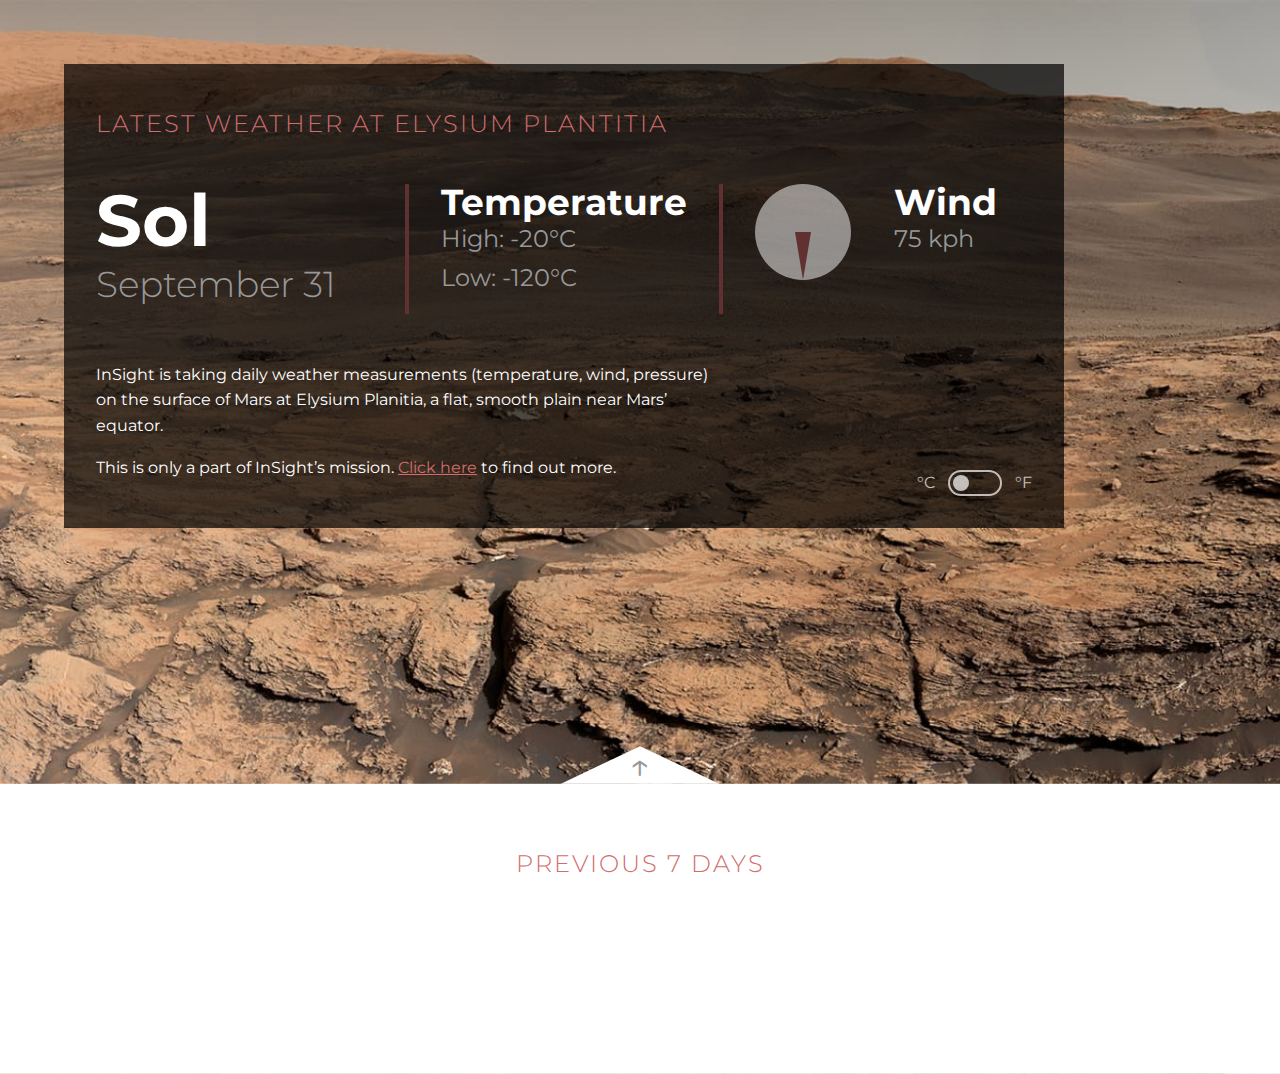
<file: Mars-Weather-App/index.html>
<!DOCTYPE html>
<html lang="en">
<head>
  
  <!--  Meta  -->
  <meta charset="UTF-8" />
  <title>Mars weather</title>
  
  <!-- Google fonts   -->
  <link href="https://fonts.googleapis.com/css?family=Montserrat:300,400,500,700&display=swap" rel="stylesheet">

  <!--  Styles  -->
  <link rel="stylesheet" href="css/main.css">

  <!-- Scripts -->
  <script src="scripts/index.js" defer></script>
</head>
<body>
   
   <main class="mars-current-weather">
     <h1 class="main-title">Latest weather at Elysium Plantitia</h1>

     <div class="date">
       <h2 class="section-title section-title--date">Sol 
        <span style="font-size: 15px;" id=data-current-verse></span>
       </h2>
       <p class="date__day">September 31</p>
     </div>

     <div class="temp">
       <h2 class="section-title">Temperature</h2>
       <p class="reading">High: -20°C</p>
       <p class="reading">Low: -120°C</p>
     </div>

     <div class="wind">
       <h2 class="section-title">Wind</h2>
       <p class="reading">75 kph</p>

       <div class="wind__direction">
         <p class="sr-only">45deg</p>

         <!-- update --direction custom prop
              to change arrow direction -->
         <div class="wind__arrow"></div>
       </div>
     </div> 

     <div class="info">
      <p>InSight is taking daily weather measurements (temperature, wind, pressure) on the surface of Mars at Elysium Planitia, a flat, smooth plain near Mars’ equator.</p>
      <p>This is only a part of InSight’s mission. <a href="https://mars.nasa.gov/insight/mission/overview/">Click here</a> to find out more.</p>
     </div>

     <div class="unit">
       <label for="cel">°C</label>
       <input type="radio" id="cel" name="unit" checked>
       <!-- when unit__toggle is clicked
            checkbox needs to change -->
       <button class="unit__toggle"></button>
       <label for="fah">°F</label>
       <input type="radio" id="fah" name="unit">
     </div> 

   </main>

   <div class="previous-weather">
     <!-- When clicked, toggle '.show-weather'
     to .previous-weather div -->
     <button for="weather-toggle" class="show-previous-weather"><span>&#8593;</span> <span class="sr-only">Show previous weather</span></button>

     <h2 class="main-title previous-weather__title">Previous 7 days</h2> 

     <div class="previous-days">
       <div class="previous-day">
         <h3 class="previous-day__sol"> Sol 371</h3>
         <p class="previous-day__date">Septermber 31</p>
         <p class="previous-day__temp">High: -20°C</p>
         <p class="previous-day__temp">Low: -120°C</p>
         <button class="previous-day__more-info">more info</button>
        </div>
        <div class="previous-day">
          <h3 class="previous-day__sol"> Sol 371</h3>
          <p class="previous-day__date">Septermber 31</p>
          <p class="previous-day__temp">High: -20°C</p>
          <p class="previous-day__temp">Low: -120°C</p>
          <button class="previous-day__more-info">more info</button>
         </div>
         <div class="previous-day">
          <h3 class="previous-day__sol"> Sol 371</h3>
          <p class="previous-day__date">Septermber 31</p>
          <p class="previous-day__temp">High: -20°C</p>
          <p class="previous-day__temp">Low: -120°C</p>
          <button class="previous-day__more-info">more info</button>
         </div>
         <div class="previous-day">
          <h3 class="previous-day__sol"> Sol 371</h3>
          <p class="previous-day__date">Septermber 31</p>
          <p class="previous-day__temp">High: -20°C</p>
          <p class="previous-day__temp">Low: -120°C</p>
          <button class="previous-day__more-info">more info</button>
         </div>
         <div class="previous-day">
          <h3 class="previous-day__sol"> Sol 371</h3>
          <p class="previous-day__date">Septermber 31</p>
          <p class="previous-day__temp">High: -20°C</p>
          <p class="previous-day__temp">Low: -120°C</p>
          <button class="previous-day__more-info">more info</button>
         </div>
         <div class="previous-day">
          <h3 class="previous-day__sol"> Sol 371</h3>
          <p class="previous-day__date">Septermber 31</p>
          <p class="previous-day__temp">High: -20°C</p>
          <p class="previous-day__temp">Low: -120°C</p>
          <button class="previous-day__more-info">more info</button>
         </div>
         <div class="previous-day">
          <h3 class="previous-day__sol"> Sol 371</h3>
          <p class="previous-day__date">Septermber 31</p>
          <p class="previous-day__temp">High: -20°C</p>
          <p class="previous-day__temp">Low: -120°C</p>
          <button class="previous-day__more-info">more info</button>
         </div>
     </div>
   </div>

  
</body>
</html>
</file>
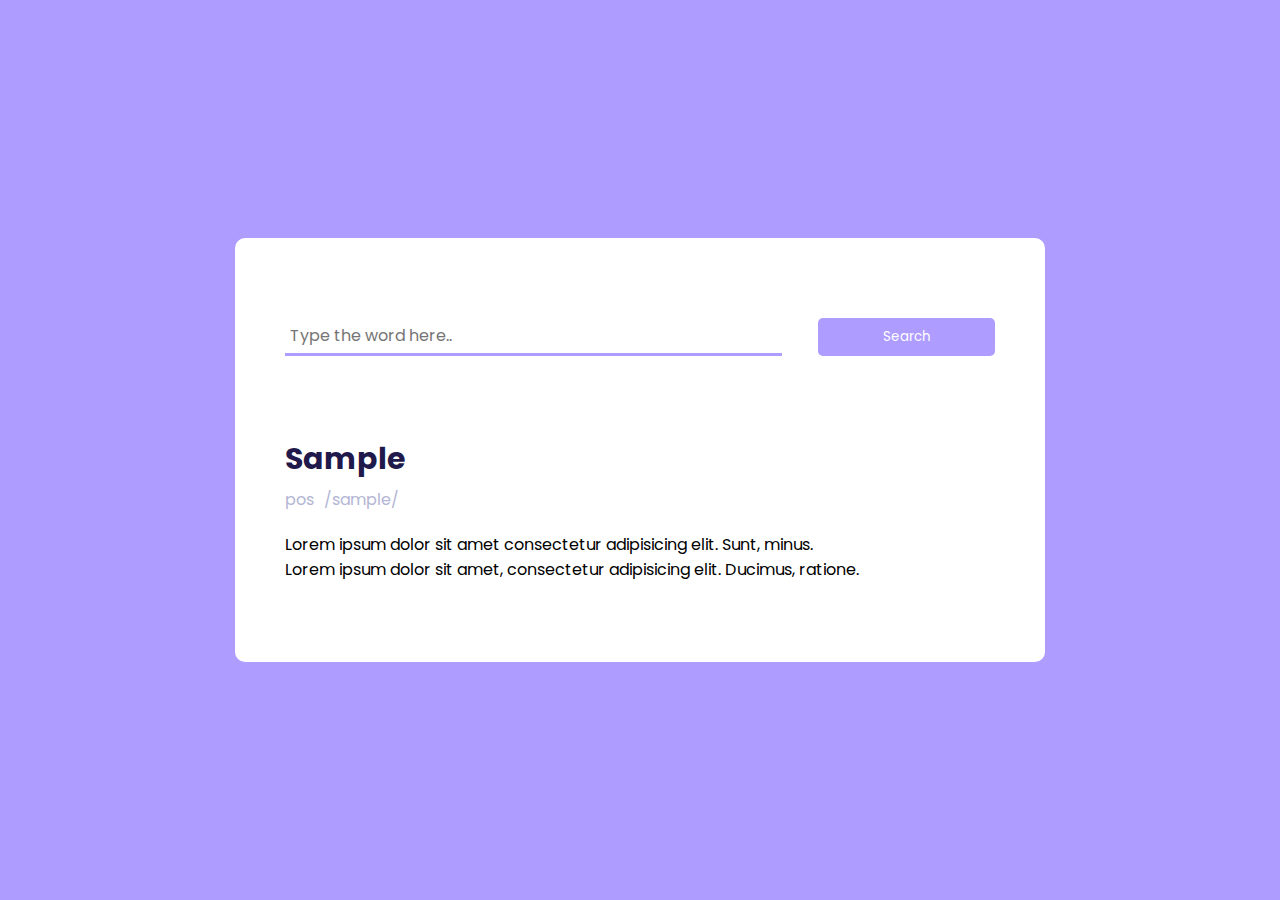
<file: Quran_Search/index.html>
<!DOCTYPE html>
<html lang="en">
<head>
    <meta charset="UTF-8">
    <meta http-equiv="X-UA-Compatible" content="IE=edge">
    <meta name="viewport" content="width=device-width, initial-scale=1.0">
    <link rel="stylesheet" href="https://cdnjs.cloudflare.com/ajax/libs/font-awesome/6.5.2/css/all.min.css" integrity="sha512-SnH5WK+bZxgPHs44uWIX+LLJAJ9/2PkPKZ5QiAj6Ta86w+fsb2TkcmfRyVX3pBnMFcV7oQPJkl9QevSCWr3W6A==" crossorigin="anonymous" referrerpolicy="no-referrer" />
    <link rel="preconnect" href="https://fonts.googleapis.com">
<link rel="preconnect" href="https://fonts.gstatic.com" crossorigin>
<link href="https://fonts.googleapis.com/css2?family=Poppins:ital,wght@0,100;0,200;0,300;0,400;0,500;0,600;0,700;0,800;0,900;1,100;1,200;1,300;1,400;1,500;1,600;1,700;1,800;1,900&display=swap" rel="stylesheet">
    <link rel="stylesheet" href="/Quran_Search/style.css">
    
    <title>Document</title>
</head>
<body>
    <div class="container">
        <div class="search-box">
            <input type="text" placeholder="Type the word here.." id="inp-word" />
            <button id="search-btn">Search</button>
        </div>
        <div class="result">
            <div class="word">
                <h3>Sample</h3>
                <button><i class="fa-solid fa-volume-high"></i></button>
            </div>
            <div class="details">
                <p>pos</p>
                <p>/sample/</p>
            </div>
            <p class="word-meaning">
                Lorem ipsum dolor sit amet consectetur adipisicing elit. Sunt, minus.
            </p>
            <p class="word-example">Lorem ipsum dolor sit amet, consectetur adipisicing elit. Ducimus, ratione.</p>
        </div>

    </div>    

<script src="/Quran_Search/script.js"></script>
</body>
</html>
</file>
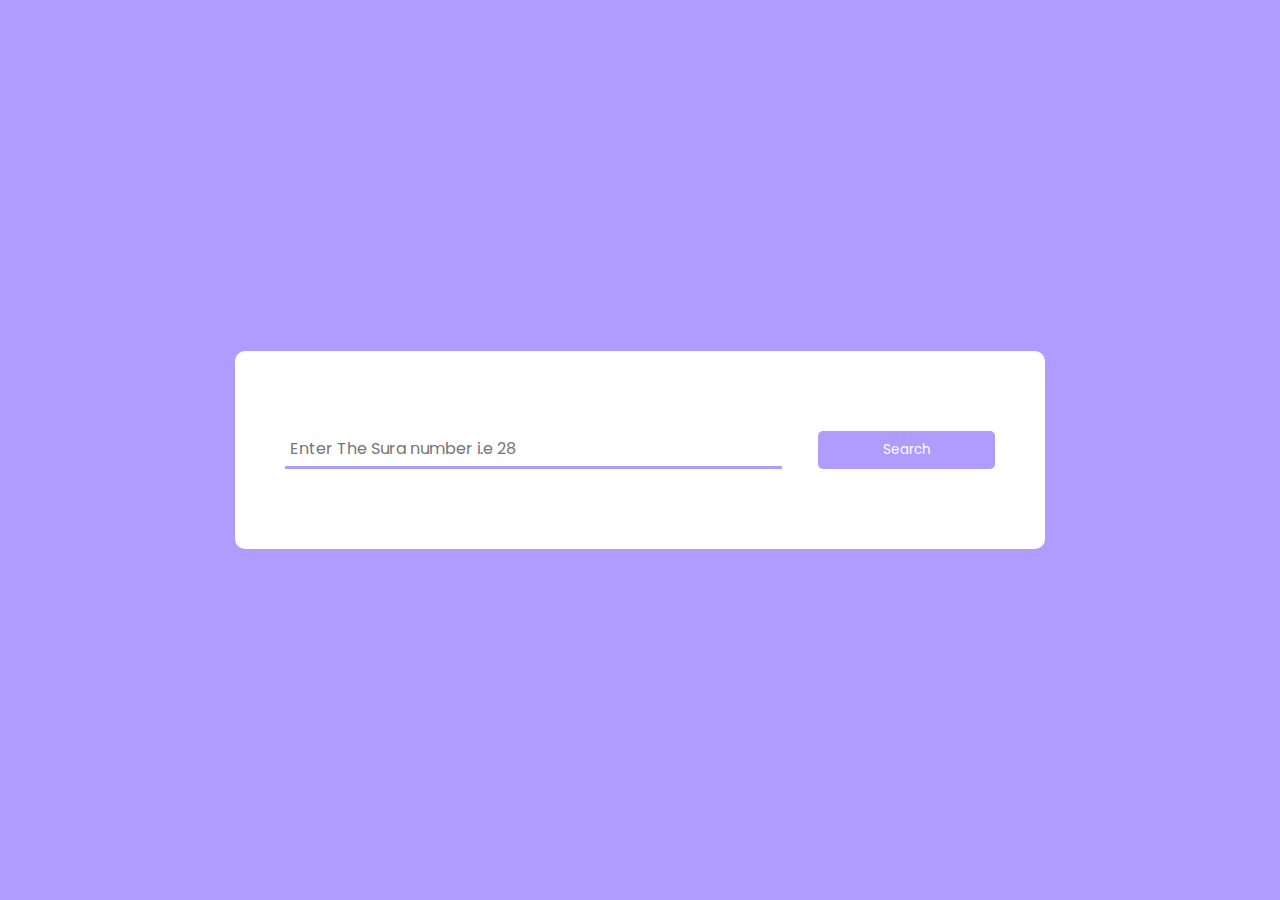
<file: Quran_Search1/index.html>
<!DOCTYPE html>
<html lang="en">
<head>
    <meta charset="UTF-8">
    <meta http-equiv="X-UA-Compatible" content="IE=edge">
    <meta name="viewport" content="width=device-width, initial-scale=1.0">
    <link rel="stylesheet" href="https://cdnjs.cloudflare.com/ajax/libs/font-awesome/6.5.2/css/all.min.css" integrity="sha512-SnH5WK+bZxgPHs44uWIX+LLJAJ9/2PkPKZ5QiAj6Ta86w+fsb2TkcmfRyVX3pBnMFcV7oQPJkl9QevSCWr3W6A==" crossorigin="anonymous" referrerpolicy="no-referrer" />
    <link rel="preconnect" href="https://fonts.googleapis.com">
<link rel="preconnect" href="https://fonts.gstatic.com" crossorigin>
<link href="https://fonts.googleapis.com/css2?family=Poppins:ital,wght@0,100;0,200;0,300;0,400;0,500;0,600;0,700;0,800;0,900;1,100;1,200;1,300;1,400;1,500;1,600;1,700;1,800;1,900&display=swap" rel="stylesheet">
    <link rel="stylesheet" href="/Quran_Search1/style.css">
    
    <title>Document</title>
</head>
<body>
    <audio id="sound"></audio>
    <div class="container">
        <div class="search-box">
            <input type="text" placeholder="Enter The Sura number i.e 28" id="inp-word" />
            <button id="search-btn">Search</button>
        </div>
        <div class="result" id="result">
            
        </div>

    </div>    

<script src="/Quran_Search1/script.js"></script>
</body>
</html>
</file>
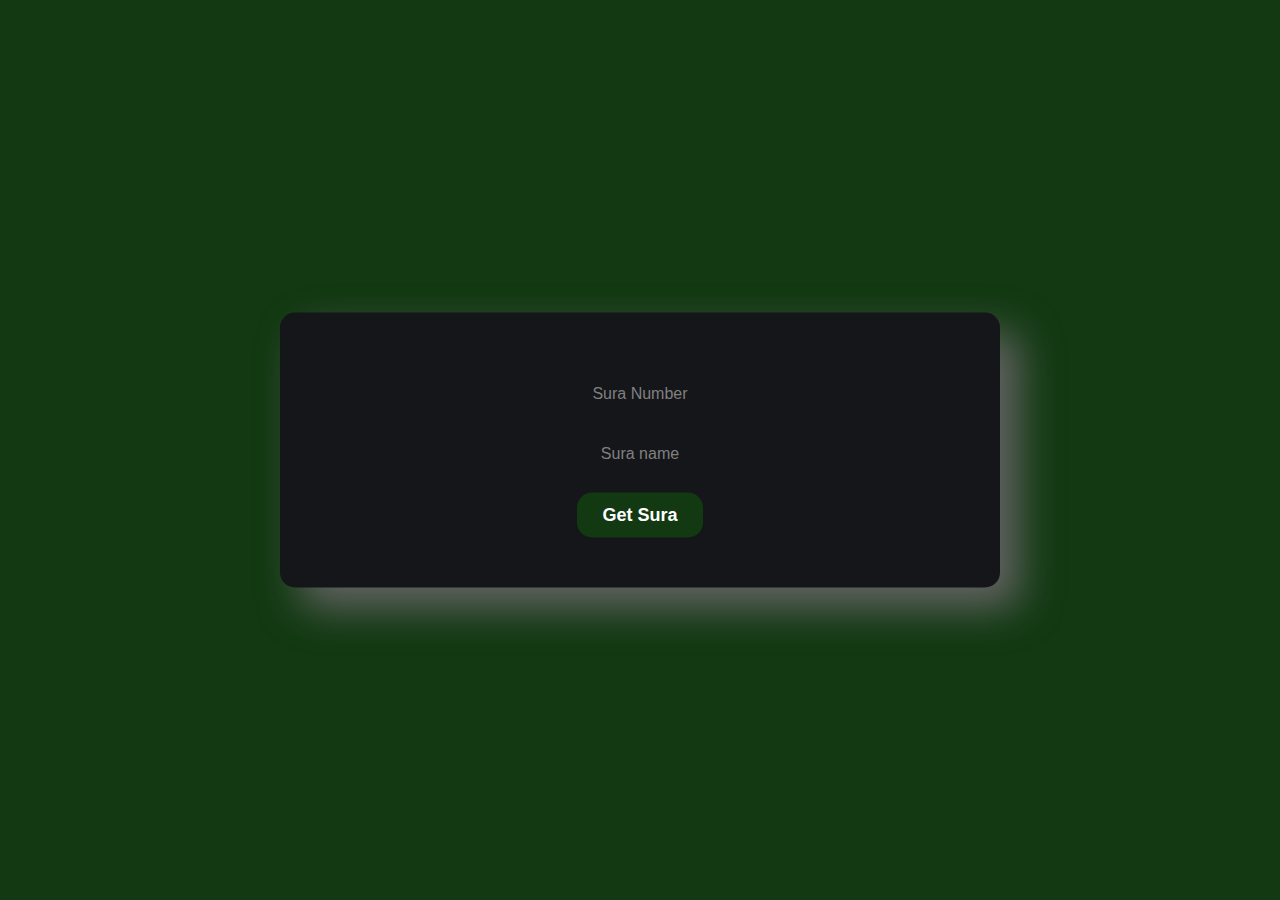
<file: Suran_Generator/index.html>
<!DOCTYPE html>
<html lang="en">
<head>
    <meta charset="UTF-8">
    <meta http-equiv="X-UA-Compatible" content="IE=edge">
    <meta name="viewport" content="width=device-width, initial-scale=1.0">
    <link rel="stylesheet" href="/Suran_Generator/style.css">
    <link href="https://fonts.googleapis.com/css2?family=Rubik:ital,wght@0,300..900;1,300..900&display=swap" rel="stylesheet">
    <title>Random Generator</title>
</head>
<body>
    <div class="wrapper">
        <span></span>

        <p id="sura"></p>
        
        <span id="suraNum"></span>
        <span id="suraNum">Sura Number</span>
        <br>
        <span id="suraName"></span> 
        <span id="suraName">Sura name</span>
        <br> 
        <button id="btn">Get Sura</button>
    </div>
    

    <script src="/Suran_Generator/script.js"></script>
</body>
</html>
</file>
<file: Mars-Weather-App/css/main.css>
*,
*::before,
*::after {
  -webkit-box-sizing: border-box;
          box-sizing: border-box;
}

:root {
  --fw-light: 300;
  --fw-normal: 400;
  --fw-semi: 500;
  --fw-bold: 700;
  --fs-h1: 1.5rem;
  --fs-h2: 2.25rem;
  --fs-body: 1rem;
  --fs-xl: 4.5rem;
  --clr-light: #fff;
  --clr-gray: #989898;
  --clr-dark: #444;
  --clr-accent: #D06D6D;
  --clr-accent-dark: #613131;
}

.sr-only:not(:focus):not(:active) {
  clip: rect(0 0 0 0);
  -webkit-clip-path: inset(50%);
          clip-path: inset(50%);
  height: 1px;
  overflow: hidden;
  position: absolute;
  white-space: nowrap;
  width: 1px;
}

body {
  margin: 0;
  font-family: 'Montserrat', sans-serif;
  line-height: 1.6;
  background-image: url(../img/mars.jpg);
  background-size: cover;
  height: 100vh;
  overflow: hidden;
  color: var(--clr-light);
}

h1, h2, h3 {
  line-height: 1;
}

a {
  color: var(--clr-accent);
}

a:hover {
  color: var(--clr-accent-dark);
}

.main-title {
  font-size: var(--fs-h1);
  font-weight: var(--fw-light);
  text-transform: uppercase;
  color: var(--clr-accent);
  letter-spacing: 2px;
  grid-column: 1 / -1;
}

.section-title {
  font-size: var(--fs-h2);
  font-weight: var(--fw-bold);
  margin: 0;
}

.section-title--date {
  font-size: var(--fs-xl);
}

.reading {
  font-size: var(--fs-h1);
  margin: 0;
  color: var(--clr-gray);
}

.mars-current-weather {
  background: rgba(0, 0, 0, 0.7);
  padding: 2em;
  max-width: 1000px;
  margin: 4em 0 0 4em;
  display: -ms-grid;
  display: grid;
  -ms-grid-columns: (1fr)[3];
      grid-template-columns: repeat(3, 1fr);
  grid-gap: 2em;
}

.date {
  -ms-grid-column: 1;
  -ms-grid-column-span: 1;
  grid-column: 1 / 2;
}

.date__day {
  font-size: var(--fs-h2);
  margin: 0;
  color: var(--clr-gray);
  font-weight: var(--fw-light);
}

.temp {
  --border: solid .25em var(--clr-accent-dark);
  -ms-grid-column: 2;
  -ms-grid-column-span: 1;
  grid-column: 2 / 3;
  border-left: var(--border);
  border-right: var(--border);
  padding: 0 2em;
}

.wind {
  -ms-grid-column: 3;
  -ms-grid-column-span: 1;
  grid-column: 3 / 4;
  display: -ms-grid;
  display: grid;
  -ms-grid-columns: (1fr)[2];
      grid-template-columns: repeat(2, 1fr);
  -ms-grid-rows: min-content 1fr;
      grid-template-rows: -webkit-min-content 1fr;
      grid-template-rows: min-content 1fr;
  -ms-grid-row-align: start;
      align-self: start;
}

.wind .section-title,
.wind .reading {
  -ms-grid-column: 2;
  -ms-grid-column-span: 1;
  grid-column: 2 / 3;
}

.wind__direction {
  --size: 6rem;
  width: var(--size);
  height: var(--size);
  border-radius: 50%;
  background-color: rgba(255, 255, 255, 0.5);
  display: -ms-grid;
  display: grid;
  place-items: center;
  -ms-grid-row: 1;
  -ms-grid-row-span: 2;
  grid-row: 1 / span 2;
}

.wind__arrow {
  /* update Custom Props in JS
        to update the direction */
  --direction: 180deg;
  --size: 1rem;
  height: calc(var(--size) * 3);
  width: var(--size);
  background: var(--clr-accent-dark);
  -webkit-clip-path: polygon(50% 0, 0% 100%, 100% 100%);
          clip-path: polygon(50% 0, 0% 100%, 100% 100%);
  -webkit-transform: translateY(-50%) rotate(var(--direction));
          transform: translateY(-50%) rotate(var(--direction));
  -webkit-transform-origin: bottom center;
          transform-origin: bottom center;
  -webkit-transition: -webkit-transform 500ms ease;
  transition: -webkit-transform 500ms ease;
  transition: transform 500ms ease;
  transition: transform 500ms ease, -webkit-transform 500ms ease;
}

.info {
  -ms-grid-column: 1;
  -ms-grid-column-span: 2;
  grid-column: 1 / 3;
}

.unit {
  -ms-grid-column: 3;
  -ms-grid-column-span: 1;
  grid-column: 3 / 4;
  place-self: end;
  color: var(--clr-light);
  display: -webkit-box;
  display: -ms-flexbox;
  display: flex;
  opacity: .7;
  -webkit-transition: opacity 275ms linear;
  transition: opacity 275ms linear;
}

.unit:hover {
  opacity: 1;
}

.unit label {
  cursor: pointer;
}

.unit input {
  clip: rect(0 0 0 0);
  -webkit-clip-path: inset(50%);
          clip-path: inset(50%);
  height: 1px;
  overflow: hidden;
  position: absolute;
  white-space: nowrap;
  width: 1px;
}

.unit__toggle {
  cursor: pointer;
  width: 4em;
  border: 2px solid var(--clr-light);
  background: transparent;
  padding: 0;
  border-radius: 100vmax;
  margin: 0 1em;
}

.unit__toggle::after {
  content: '';
  display: block;
  background: var(--clr-light);
  border-radius: 50%;
  height: 1rem;
  margin: 3px;
  margin-left: auto;
  width: 1rem;
}

:checked ~ .unit__toggle::after {
  margin-left: 3px;
}

.previous-weather {
  background: var(--clr-light);
  color: var(--clr-dark);
  position: absolute;
  bottom: 0;
  width: 100%;
  -webkit-transform: translateY(60%);
          transform: translateY(60%);
  -webkit-transition: -webkit-transform 350ms ease;
  transition: -webkit-transform 350ms ease;
  transition: transform 350ms ease;
  transition: transform 350ms ease, -webkit-transform 350ms ease;
  padding: 3rem;
}

.show-previous-weather {
  position: absolute;
  background: var(--clr-light);
  left: 50%;
  width: 10rem;
  -webkit-transform: translate(-50%, calc(-100% - 3rem));
          transform: translate(-50%, calc(-100% - 3rem));
  text-align: center;
  font-size: var(--fs-h2);
  line-height: 1;
  -webkit-clip-path: polygon(50% 0, 0 100%, 100% 100%);
          clip-path: polygon(50% 0, 0 100%, 100% 100%);
  cursor: pointer;
  color: var(--clr-gray);
  border: 0;
  font-family: inherit;
}

.show-previous-weather:hover, .show-previous-weather:focus {
  color: var(--clr-dark);
}

.show-previous-weather span {
  display: block;
  -webkit-transform: rotate(0);
          transform: rotate(0);
  -webkit-transition: -webkit-transform 300ms ease;
  transition: -webkit-transform 300ms ease;
  transition: transform 300ms ease;
  transition: transform 300ms ease, -webkit-transform 300ms ease;
}

.previous-days {
  display: -webkit-box;
  display: -ms-flexbox;
  display: flex;
  -webkit-box-pack: justify;
      -ms-flex-pack: justify;
          justify-content: space-between;
}

.previous-weather__title {
  text-align: center;
}

.previous-day {
  opacity: 0;
}

.previous-day > * {
  margin: 0;
}

.previous-day__date {
  font-size: .9rem;
  color: var(--clr-gray);
}

.previous-day__more-info {
  cursor: pointer;
  border: 0;
  border-radius: 100vmax;
  background: var(--clr-dark);
  color: var(--clr-light);
  text-transform: uppercase;
  padding: .3em 1em;
  margin-top: 1em;
}

.previous-day__more-info:hover {
  background: var(--clr-gray);
}

.show-weather.previous-weather {
  -webkit-transform: translateY(0);
          transform: translateY(0);
}

.show-weather.previous-weather .show-previous-weather span {
  display: block;
  -webkit-transform: rotate(180deg) translateY(-6px);
          transform: rotate(180deg) translateY(-6px);
}

.show-weather.previous-weather .previous-weather__title,
.show-weather.previous-weather .previous-day {
  -webkit-animation: slideUpIn 750ms forwards;
          animation: slideUpIn 750ms forwards;
}

.show-weather.previous-weather .previous-weather__title {
  text-align: left;
}

.show-weather.previous-weather .previous-day:nth-child(1) {
  -webkit-animation-delay: 100ms;
          animation-delay: 100ms;
}

.show-weather.previous-weather .previous-day:nth-child(2) {
  -webkit-animation-delay: 125ms;
          animation-delay: 125ms;
}

.show-weather.previous-weather .previous-day:nth-child(3) {
  -webkit-animation-delay: 150ms;
          animation-delay: 150ms;
}

.show-weather.previous-weather .previous-day:nth-child(4) {
  -webkit-animation-delay: 175ms;
          animation-delay: 175ms;
}

.show-weather.previous-weather .previous-day:nth-child(5) {
  -webkit-animation-delay: 200ms;
          animation-delay: 200ms;
}

.show-weather.previous-weather .previous-day:nth-child(6) {
  -webkit-animation-delay: 225ms;
          animation-delay: 225ms;
}

.show-weather.previous-weather .previous-day:nth-child(7) {
  -webkit-animation-delay: 300ms;
          animation-delay: 300ms;
}

@-webkit-keyframes slideUpIn {
  0% {
    opacity: 0;
    -webkit-transform: translateY(50%);
            transform: translateY(50%);
  }
  100% {
    opacity: 1;
    -webkit-transform: translateY(0);
            transform: translateY(0);
  }
}

@keyframes slideUpIn {
  0% {
    opacity: 0;
    -webkit-transform: translateY(50%);
            transform: translateY(50%);
  }
  100% {
    opacity: 1;
    -webkit-transform: translateY(0);
            transform: translateY(0);
  }
}
/*# sourceMappingURL=main.css.map */
</file>
<file: Quran_Search/style.css>
*{
    padding: 0;
    margin: 0;
    box-sizing: border-box;
    
}
*:not(i) {
    font-family: "Poppins", sans-serif;
}

body{
    background-color: #ae9cff;
}

.container {
    background-color: #ffff;
    width: 90vmin;
    position: absolute;
    transform: translate(-50%, -50%);
    top: 50%;
    left: 50%;
    padding: 80px 50px;
    border-radius: 10px;
    box-shadow: 2 20px 40px rgba(38, 33, 61, 0.2);
}

.search-box{
    width: 100%;
    display: flex;
    justify-content: space-between;
}

.search-box input {
    padding: 5px;
    width: 70%;
    border: none;
    outline: none;
    border-bottom: 3px solid #ae9cff;
    font-size: 16px;
}

.search-box button {
    padding: 5px 0;
    width: 25%;
    background-color: #ae9cff;
    border: none;
    outline: none;
    color: #ffff;
    border-radius: 5px;
}

.result{
    position: relative;
}

.result h3 {
    font-size: 30px;
    color: #1f194c;    
}

.result .word{
    display: flex;
    justify-content: space-between;
    margin-top: 80px;
}

.result button{
    background-color: transparent;
    color: #ae9cff;
    border: none;
    outline: none;
    font-size: 18px;
}

.result .details{
    display:flex;
    gap: 10px;
    color: #b3b6d4;
    margin: 5px 0 20px 0;

}
</file>
<file: Quran_Search1/style.css>
*{
    padding: 0;
    margin: 0;
    box-sizing: border-box;
    
}
*:not(i) {
    font-family: "Poppins", sans-serif;
}

body{
    background-color: #ae9cff;
}

.container {
    background-color: #ffff;
    width: 90vmin;
    position: absolute;
    transform: translate(-50%, -50%);
    top: 50%;
    left: 50%;
    padding: 80px 50px;
    border-radius: 10px;
    box-shadow: 2 20px 40px rgba(38, 33, 61, 0.2);
}

.search-box{
    width: 100%;
    display: flex;
    justify-content: space-between;
}

.search-box input {
    padding: 5px;
    width: 70%;
    border: none;
    outline: none;
    border-bottom: 3px solid #ae9cff;
    font-size: 16px;
}

.search-box button {
    padding: 5px 0;
    width: 25%;
    background-color: #ae9cff;
    border: none;
    outline: none;
    color: #ffff;
    border-radius: 5px;
}

.result{
    position: relative;
}

.result h3 {
    font-size: 30px;
    color: #1f194c;    
}

.result .word{
    display: flex;
    justify-content: space-between;
    margin-top: 80px;
}

.result button{
    background-color: transparent;
    color: #ae9cff;
    border: none;
    outline: none;
    font-size: 18px;
}

.result .details{
    display:flex;
    gap: 10px;
    color: #b3b6d4;
    margin: 5px 0 20px 0;
    font-size: 14px;
}

.word-meaning{
    color: #575a7b;
    font-style: italic;
    border-left: 5px solid #ae9cff;
    padding-left: 20px;
    margin-top: 30px;
}
</file>
<file: Suran_Generator/style.css>
*{
    padding: 0;
    margin: 0;
    box-sizing: border-box;
    font-family: "Rubix",sans-serif;
}

body{
    background-color: #123912;
}

.wrapper{
    width: 80vmin;
    padding: 50px 40px;
    background-color: #15161a;
    position: absolute;
    transform: translate(-50%, -50%);
    top: 50%;
    left: 50%;
    border-radius: 15px;
    box-shadow: 20px 20px 40px rgb(99, 99, 99);
}

span {
    display: block;
    width: 100%;
    text-align: center;
    font-size: 100px;
}

p {
    font-size: 16px;
    color: #ffff;
    text-align: center;
    word-wrap: break-word;
    line-height: 35px;
    margin: 30px 0;
    opacity: 1; 
}

#suraNum , #suraName {
    font-size: 16px;
    color: grey;
    line-height: 2px;
    margin-bottom: 20px;
    opacity: 1; 
}


.fade {
    opacity: 1;
    transition: opacity 2s;
}

button {
    display: block;
    background-color: #123912;
    border: none;
    padding: 5px;
    font-size: 18px;
    color: #ffff;
    font-weight: 600;
    padding: 12px 25px;
    margin: 0 auto;
    border-radius: 15px;
    cursor:pointer;
}
</file>
